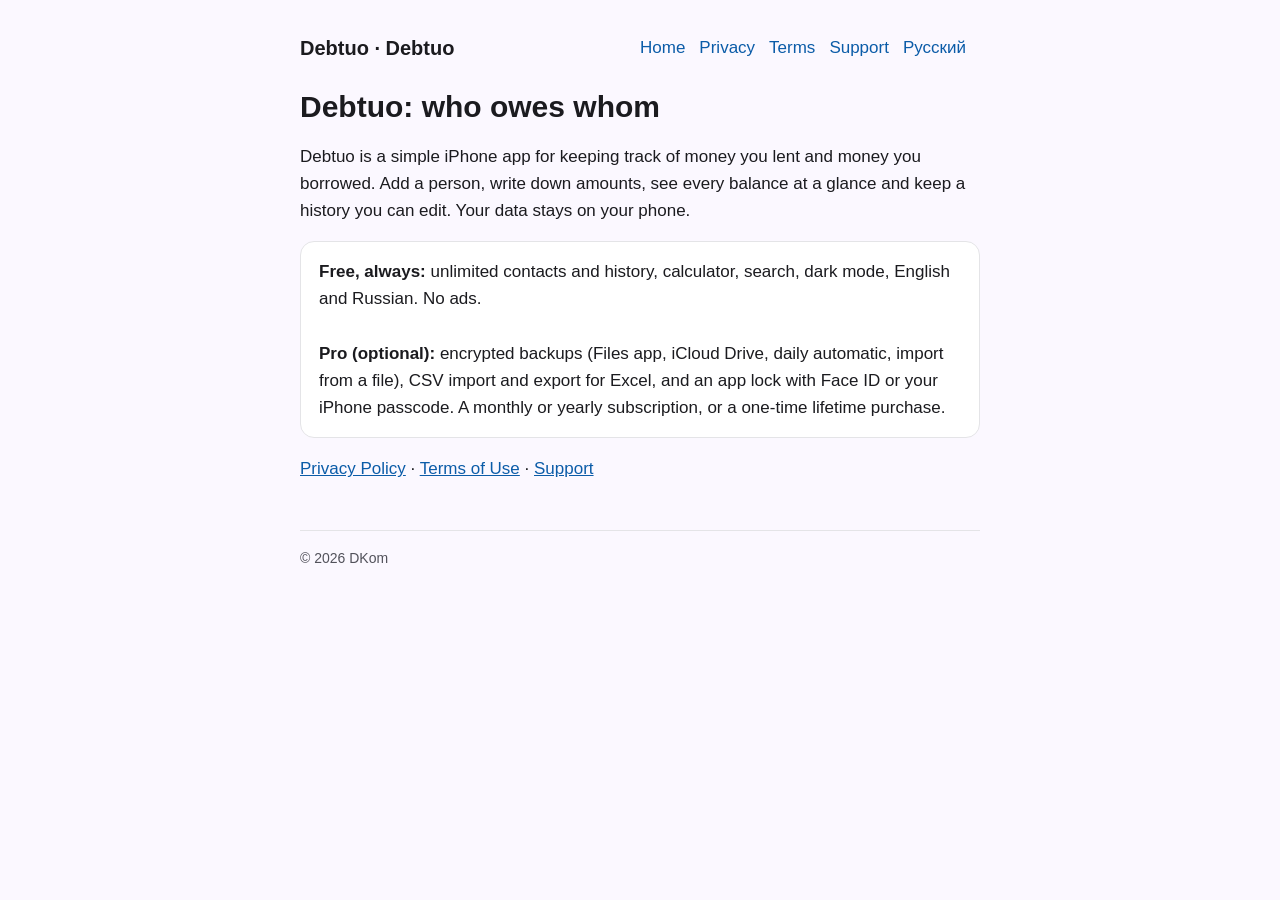
<file: index.html>
<!doctype html>
<html lang="en">
<head>
<meta charset="utf-8">
<meta name="viewport" content="width=device-width, initial-scale=1">
<title>Debtuo: Who Owes Whom</title>
<link rel="stylesheet" href="style.css">
</head>
<body>
<main>
<header>
  <a class="logo" href="index.html">Debtuo · Debtuo</a>
  <nav><a href="index.html">Home</a><a href="privacy.html">Privacy</a><a href="terms.html">Terms</a><a href="support.html">Support</a><a href="ru/index.html">Русский</a></nav>
</header>
<h1>Debtuo: who owes whom</h1>
<p>Debtuo is a simple iPhone app for keeping track of money you lent and money you borrowed. Add a person, write down amounts, see every balance at a glance and keep a history you can edit. Your data stays on your phone.</p>
<div class="card">
<strong>Free, always:</strong> unlimited contacts and history, calculator, search, dark mode, English and Russian. No ads.<br><br>
<strong>Pro (optional):</strong> encrypted backups (Files app, iCloud Drive, daily automatic, import from a file), CSV import and export for Excel, and an app lock with Face ID or your iPhone passcode. A monthly or yearly subscription, or a one-time lifetime purchase.
</div>
<p><a href="privacy.html">Privacy Policy</a> · <a href="terms.html">Terms of Use</a> · <a href="support.html">Support</a></p>
<footer>© 2026 DKom</footer>
</main></body></html>
</file>
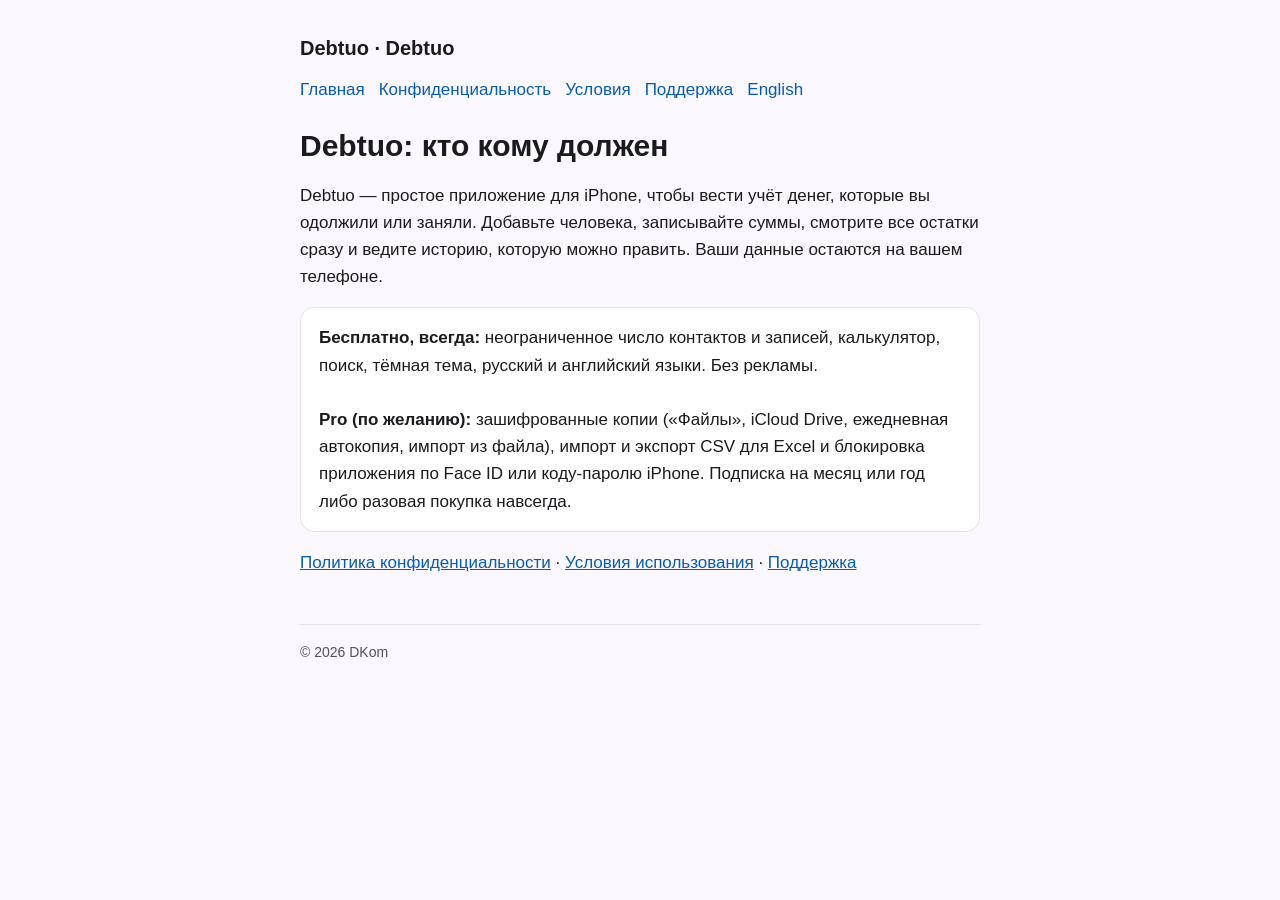
<file: ru/index.html>
<!doctype html>
<html lang="ru">
<head>
<meta charset="utf-8">
<meta name="viewport" content="width=device-width, initial-scale=1">
<title>Debtuo: кто кому должен</title>
<link rel="stylesheet" href="../style.css">
</head>
<body>
<main>
<header>
  <a class="logo" href="index.html">Debtuo · Debtuo</a>
  <nav><a href="index.html">Главная</a><a href="privacy.html">Конфиденциальность</a><a href="terms.html">Условия</a><a href="support.html">Поддержка</a><a href="../index.html">English</a></nav>
</header>
<h1>Debtuo: кто кому должен</h1>
<p>Debtuo — простое приложение для iPhone, чтобы вести учёт денег, которые вы одолжили или заняли. Добавьте человека, записывайте суммы, смотрите все остатки сразу и ведите историю, которую можно править. Ваши данные остаются на вашем телефоне.</p>
<div class="card">
<strong>Бесплатно, всегда:</strong> неограниченное число контактов и записей, калькулятор, поиск, тёмная тема, русский и английский языки. Без рекламы.<br><br>
<strong>Pro (по желанию):</strong> зашифрованные копии («Файлы», iCloud Drive, ежедневная автокопия, импорт из файла), импорт и экспорт CSV для Excel и блокировка приложения по Face ID или коду-паролю iPhone. Подписка на месяц или год либо разовая покупка навсегда.
</div>
<p><a href="privacy.html">Политика конфиденциальности</a> · <a href="terms.html">Условия использования</a> · <a href="support.html">Поддержка</a></p>
<footer>© 2026 DKom</footer>
</main></body></html>
</file>
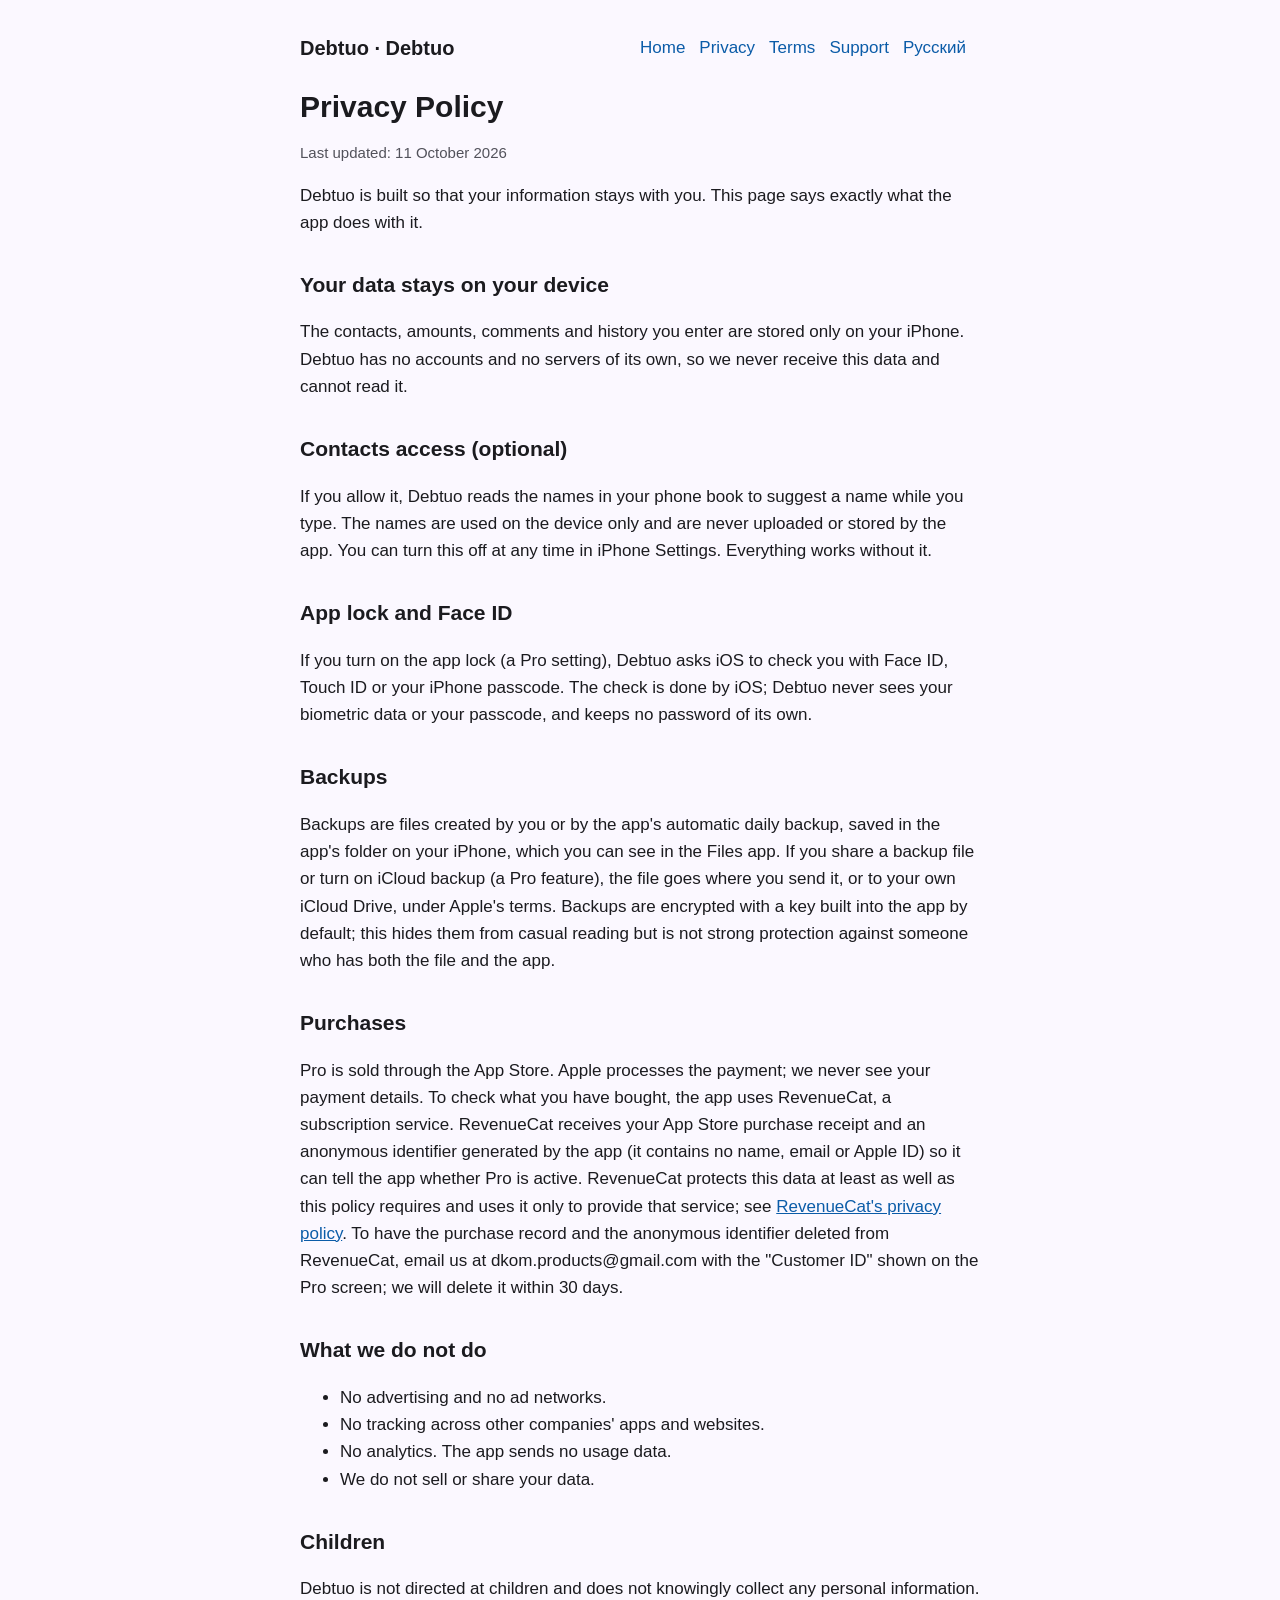
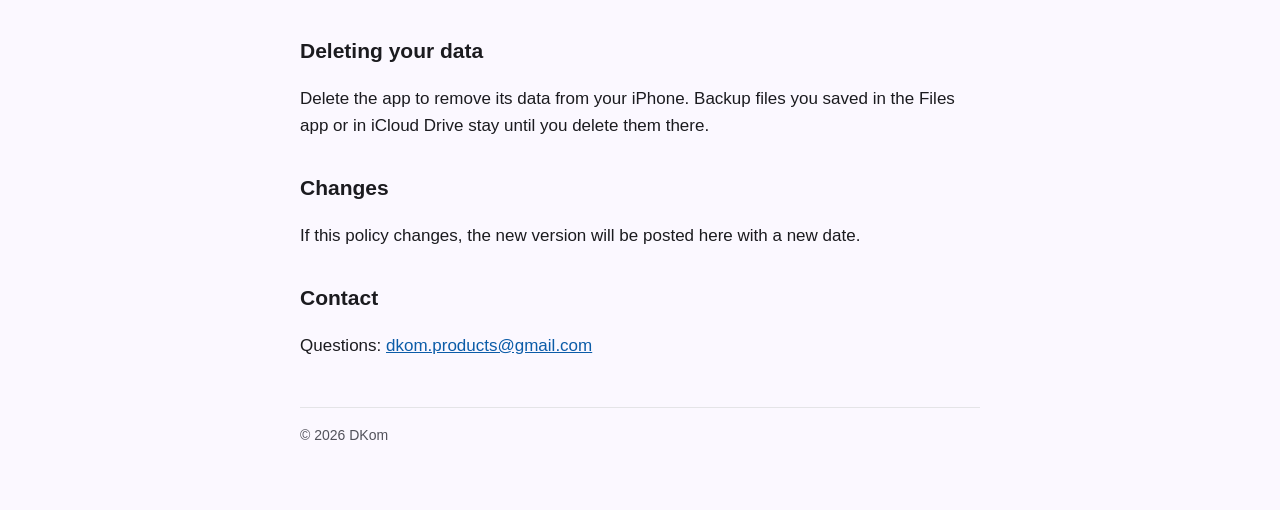
<file: privacy.html>
<!doctype html>
<html lang="en">
<head>
<meta charset="utf-8">
<meta name="viewport" content="width=device-width, initial-scale=1">
<title>Privacy Policy — Debtuo</title>
<link rel="stylesheet" href="style.css">
</head>
<body>
<main>
<header>
  <a class="logo" href="index.html">Debtuo · Debtuo</a>
  <nav><a href="index.html">Home</a><a href="privacy.html">Privacy</a><a href="terms.html">Terms</a><a href="support.html">Support</a><a href="ru/index.html">Русский</a></nav>
</header>
<h1>Privacy Policy</h1>
<p class="muted">Last updated: 11 October 2026</p>
<p>Debtuo is built so that your information stays with you. This page says exactly what the app does with it.</p>

<h2>Your data stays on your device</h2>
<p>The contacts, amounts, comments and history you enter are stored only on your iPhone. Debtuo has no accounts and no servers of its own, so we never receive this data and cannot read it.</p>

<h2>Contacts access (optional)</h2>
<p>If you allow it, Debtuo reads the names in your phone book to suggest a name while you type. The names are used on the device only and are never uploaded or stored by the app. You can turn this off at any time in iPhone Settings. Everything works without it.</p>

<h2>App lock and Face ID</h2>
<p>If you turn on the app lock (a Pro setting), Debtuo asks iOS to check you with Face ID, Touch ID or your iPhone passcode. The check is done by iOS; Debtuo never sees your biometric data or your passcode, and keeps no password of its own.</p>

<h2>Backups</h2>
<p>Backups are files created by you or by the app's automatic daily backup, saved in the app's folder on your iPhone, which you can see in the Files app. If you share a backup file or turn on iCloud backup (a Pro feature), the file goes where you send it, or to your own iCloud Drive, under Apple's terms. Backups are encrypted with a key built into the app by default; this hides them from casual reading but is not strong protection against someone who has both the file and the app.</p>

<h2>Purchases</h2>
<p>Pro is sold through the App Store. Apple processes the payment; we never see your payment details. To check what you have bought, the app uses RevenueCat, a subscription service. RevenueCat receives your App Store purchase receipt and an anonymous identifier generated by the app (it contains no name, email or Apple ID) so it can tell the app whether Pro is active. RevenueCat protects this data at least as well as this policy requires and uses it only to provide that service; see <a href="https://www.revenuecat.com/privacy">RevenueCat's privacy policy</a>. To have the purchase record and the anonymous identifier deleted from RevenueCat, email us at dkom.products@gmail.com with the "Customer ID" shown on the Pro screen; we will delete it within 30 days.</p>

<h2>What we do not do</h2>
<ul>
<li>No advertising and no ad networks.</li>
<li>No tracking across other companies' apps and websites.</li>
<li>No analytics. The app sends no usage data.</li>
<li>We do not sell or share your data.</li>
</ul>

<h2>Children</h2>
<p>Debtuo is not directed at children and does not knowingly collect any personal information.</p>

<h2>Deleting your data</h2>
<p>Delete the app to remove its data from your iPhone. Backup files you saved in the Files app or in iCloud Drive stay until you delete them there.</p>

<h2>Changes</h2>
<p>If this policy changes, the new version will be posted here with a new date.</p>

<h2>Contact</h2>
<p>Questions: <a href="mailto:dkom.products@gmail.com">dkom.products@gmail.com</a></p>
<footer>© 2026 DKom</footer>
</main></body></html>
</file>
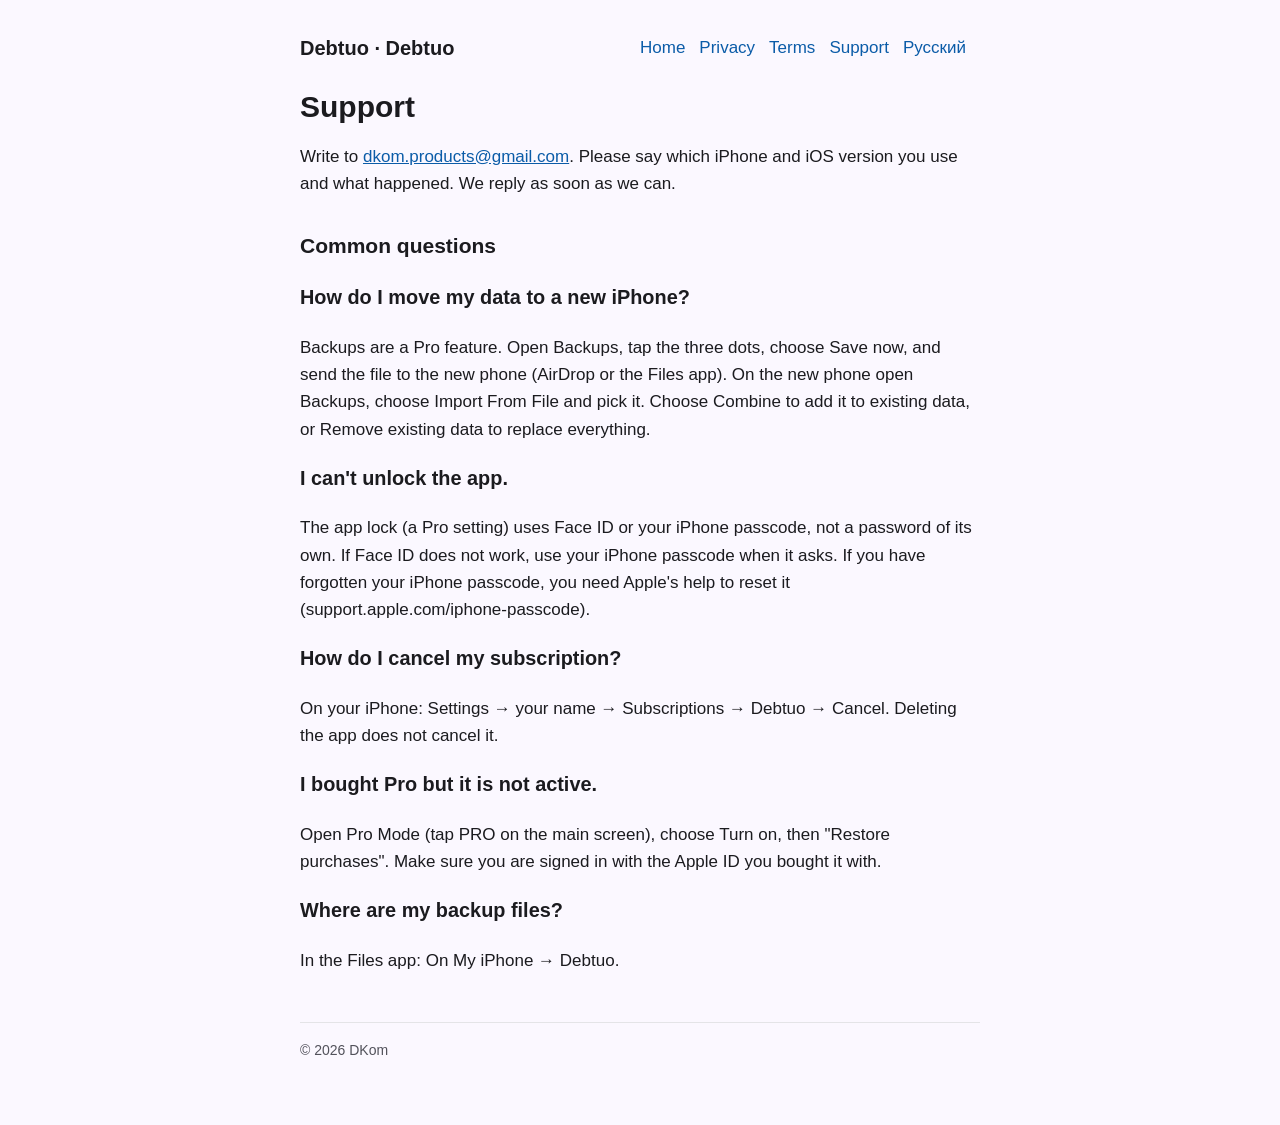
<file: support.html>
<!doctype html>
<html lang="en">
<head>
<meta charset="utf-8">
<meta name="viewport" content="width=device-width, initial-scale=1">
<title>Support — Debtuo</title>
<link rel="stylesheet" href="style.css">
</head>
<body>
<main>
<header>
  <a class="logo" href="index.html">Debtuo · Debtuo</a>
  <nav><a href="index.html">Home</a><a href="privacy.html">Privacy</a><a href="terms.html">Terms</a><a href="support.html">Support</a><a href="ru/index.html">Русский</a></nav>
</header>
<h1>Support</h1>
<p>Write to <a href="mailto:dkom.products@gmail.com">dkom.products@gmail.com</a>. Please say which iPhone and iOS version you use and what happened. We reply as soon as we can.</p>

<h2>Common questions</h2>
<h3>How do I move my data to a new iPhone?</h3>
<p>Backups are a Pro feature. Open Backups, tap the three dots, choose Save now, and send the file to the new phone (AirDrop or the Files app). On the new phone open Backups, choose Import From File and pick it. Choose Combine to add it to existing data, or Remove existing data to replace everything.</p>
<h3>I can't unlock the app.</h3>
<p>The app lock (a Pro setting) uses Face ID or your iPhone passcode, not a password of its own. If Face ID does not work, use your iPhone passcode when it asks. If you have forgotten your iPhone passcode, you need Apple's help to reset it (support.apple.com/iphone-passcode).</p>
<h3>How do I cancel my subscription?</h3>
<p>On your iPhone: Settings → your name → Subscriptions → Debtuo → Cancel. Deleting the app does not cancel it.</p>
<h3>I bought Pro but it is not active.</h3>
<p>Open Pro Mode (tap PRO on the main screen), choose Turn on, then "Restore purchases". Make sure you are signed in with the Apple ID you bought it with.</p>
<h3>Where are my backup files?</h3>
<p>In the Files app: On My iPhone → Debtuo.</p>
<footer>© 2026 DKom</footer>
</main></body></html>
</file>
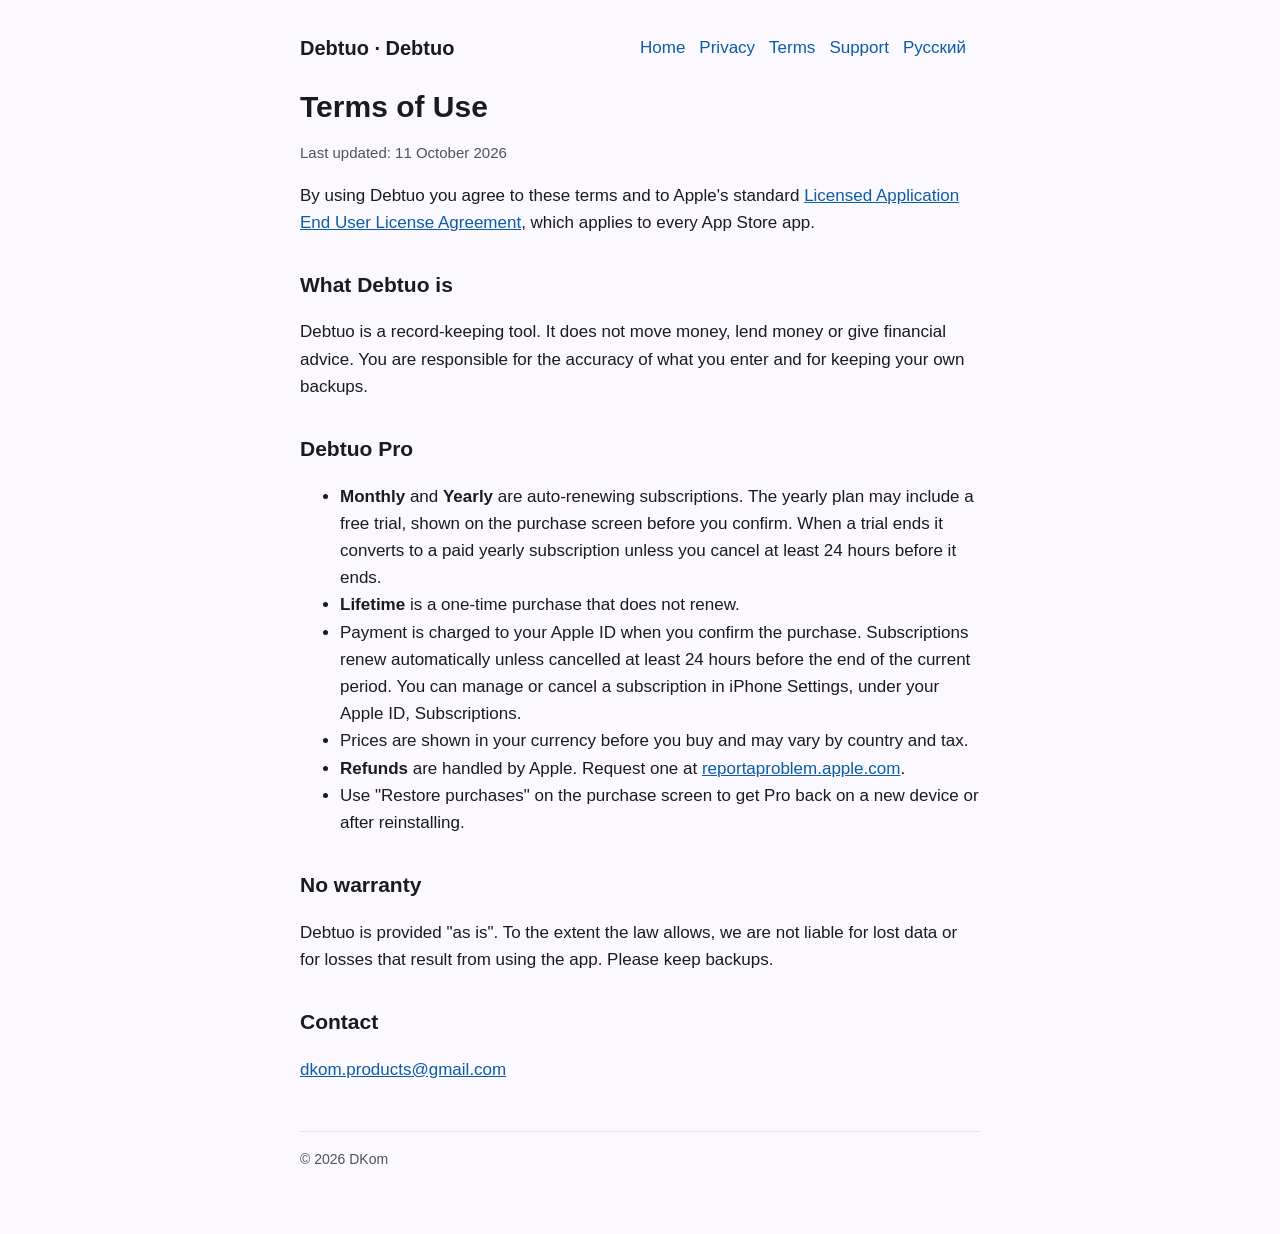
<file: terms.html>
<!doctype html>
<html lang="en">
<head>
<meta charset="utf-8">
<meta name="viewport" content="width=device-width, initial-scale=1">
<title>Terms of Use — Debtuo</title>
<link rel="stylesheet" href="style.css">
</head>
<body>
<main>
<header>
  <a class="logo" href="index.html">Debtuo · Debtuo</a>
  <nav><a href="index.html">Home</a><a href="privacy.html">Privacy</a><a href="terms.html">Terms</a><a href="support.html">Support</a><a href="ru/index.html">Русский</a></nav>
</header>
<h1>Terms of Use</h1>
<p class="muted">Last updated: 11 October 2026</p>
<p>By using Debtuo you agree to these terms and to Apple's standard <a href="https://www.apple.com/legal/internet-services/itunes/dev/stdeula/">Licensed Application End User License Agreement</a>, which applies to every App Store app.</p>

<h2>What Debtuo is</h2>
<p>Debtuo is a record-keeping tool. It does not move money, lend money or give financial advice. You are responsible for the accuracy of what you enter and for keeping your own backups.</p>

<h2>Debtuo Pro</h2>
<ul>
<li><strong>Monthly</strong> and <strong>Yearly</strong> are auto-renewing subscriptions. The yearly plan may include a free trial, shown on the purchase screen before you confirm. When a trial ends it converts to a paid yearly subscription unless you cancel at least 24 hours before it ends.</li>
<li><strong>Lifetime</strong> is a one-time purchase that does not renew.</li>
<li>Payment is charged to your Apple ID when you confirm the purchase. Subscriptions renew automatically unless cancelled at least 24 hours before the end of the current period. You can manage or cancel a subscription in iPhone Settings, under your Apple ID, Subscriptions.</li>
<li>Prices are shown in your currency before you buy and may vary by country and tax.</li>
<li><strong>Refunds</strong> are handled by Apple. Request one at <a href="https://reportaproblem.apple.com">reportaproblem.apple.com</a>.</li>
<li>Use "Restore purchases" on the purchase screen to get Pro back on a new device or after reinstalling.</li>
</ul>

<h2>No warranty</h2>
<p>Debtuo is provided "as is". To the extent the law allows, we are not liable for lost data or for losses that result from using the app. Please keep backups.</p>

<h2>Contact</h2>
<p><a href="mailto:dkom.products@gmail.com">dkom.products@gmail.com</a></p>
<footer>© 2026 DKom</footer>
</main></body></html>
</file>
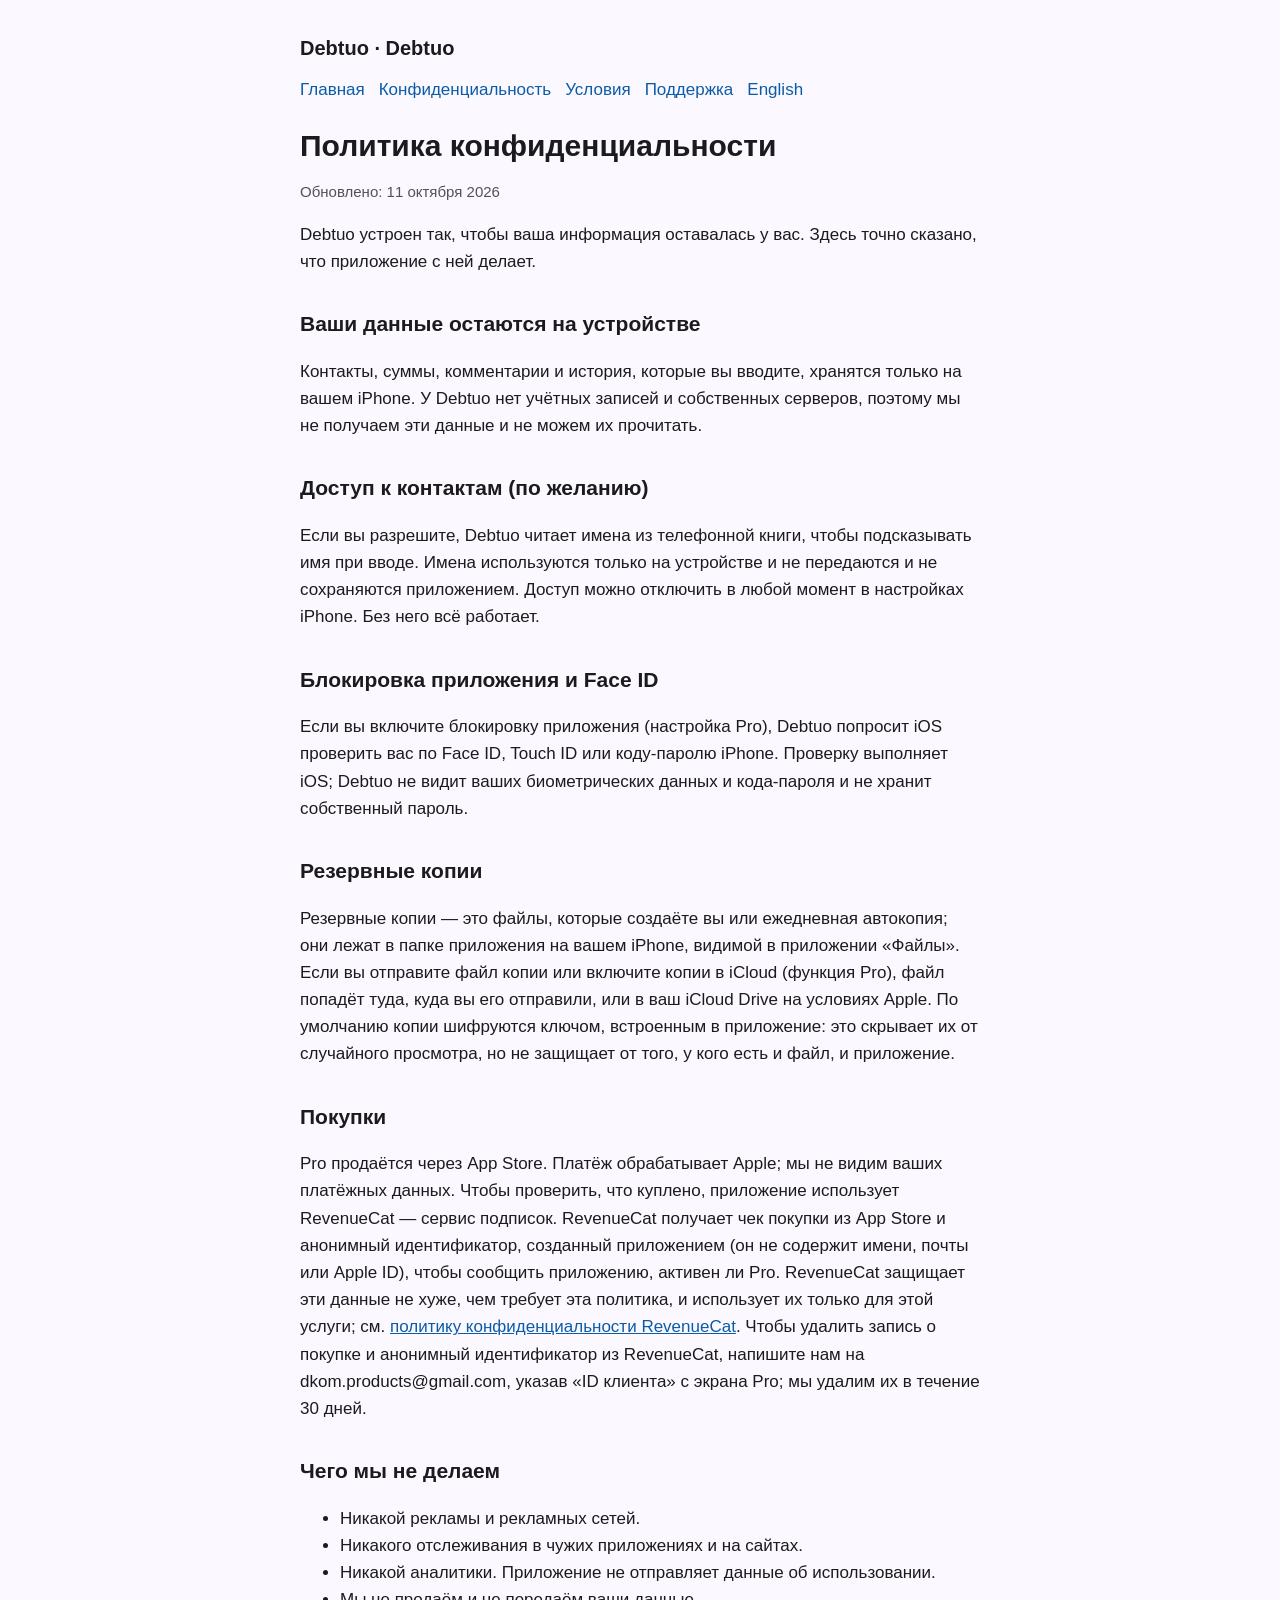
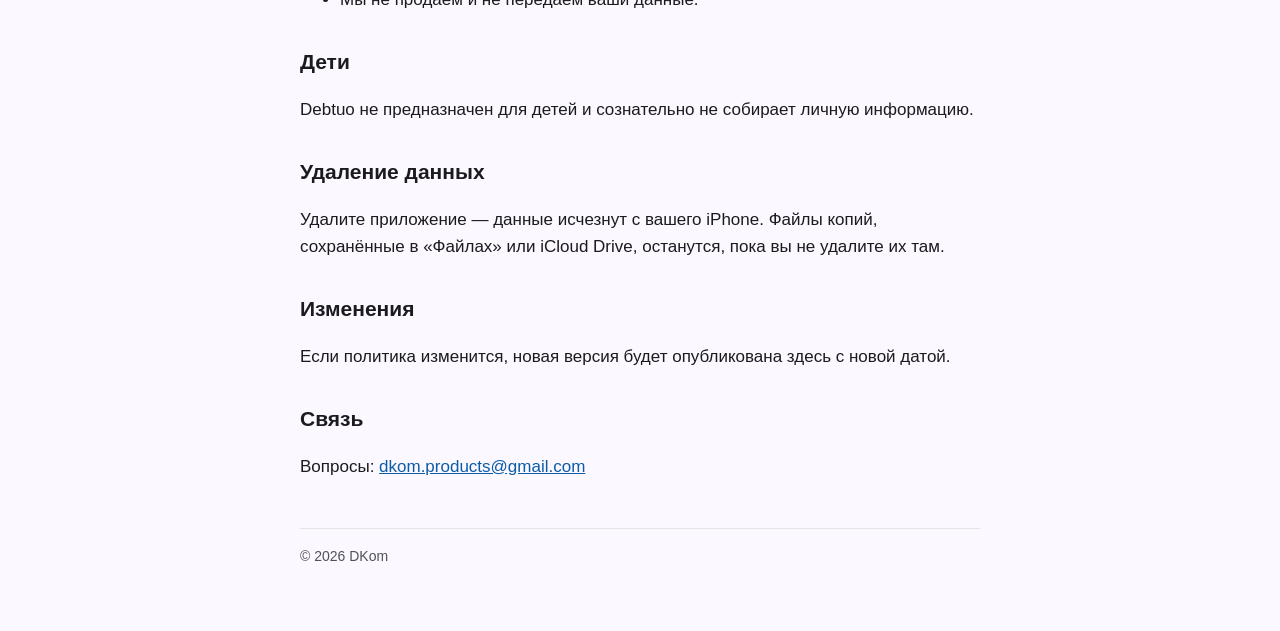
<file: ru/privacy.html>
<!doctype html>
<html lang="ru">
<head>
<meta charset="utf-8">
<meta name="viewport" content="width=device-width, initial-scale=1">
<title>Политика конфиденциальности — Debtuo</title>
<link rel="stylesheet" href="../style.css">
</head>
<body>
<main>
<header>
  <a class="logo" href="index.html">Debtuo · Debtuo</a>
  <nav><a href="index.html">Главная</a><a href="privacy.html">Конфиденциальность</a><a href="terms.html">Условия</a><a href="support.html">Поддержка</a><a href="../index.html">English</a></nav>
</header>
<h1>Политика конфиденциальности</h1>
<p class="muted">Обновлено: 11 октября 2026</p>
<p>Debtuo устроен так, чтобы ваша информация оставалась у вас. Здесь точно сказано, что приложение с ней делает.</p>

<h2>Ваши данные остаются на устройстве</h2>
<p>Контакты, суммы, комментарии и история, которые вы вводите, хранятся только на вашем iPhone. У Debtuo нет учётных записей и собственных серверов, поэтому мы не получаем эти данные и не можем их прочитать.</p>

<h2>Доступ к контактам (по желанию)</h2>
<p>Если вы разрешите, Debtuo читает имена из телефонной книги, чтобы подсказывать имя при вводе. Имена используются только на устройстве и не передаются и не сохраняются приложением. Доступ можно отключить в любой момент в настройках iPhone. Без него всё работает.</p>

<h2>Блокировка приложения и Face ID</h2>
<p>Если вы включите блокировку приложения (настройка Pro), Debtuo попросит iOS проверить вас по Face ID, Touch ID или коду-паролю iPhone. Проверку выполняет iOS; Debtuo не видит ваших биометрических данных и кода-пароля и не хранит собственный пароль.</p>

<h2>Резервные копии</h2>
<p>Резервные копии — это файлы, которые создаёте вы или ежедневная автокопия; они лежат в папке приложения на вашем iPhone, видимой в приложении «Файлы». Если вы отправите файл копии или включите копии в iCloud (функция Pro), файл попадёт туда, куда вы его отправили, или в ваш iCloud Drive на условиях Apple. По умолчанию копии шифруются ключом, встроенным в приложение: это скрывает их от случайного просмотра, но не защищает от того, у кого есть и файл, и приложение.</p>

<h2>Покупки</h2>
<p>Pro продаётся через App Store. Платёж обрабатывает Apple; мы не видим ваших платёжных данных. Чтобы проверить, что куплено, приложение использует RevenueCat — сервис подписок. RevenueCat получает чек покупки из App Store и анонимный идентификатор, созданный приложением (он не содержит имени, почты или Apple ID), чтобы сообщить приложению, активен ли Pro. RevenueCat защищает эти данные не хуже, чем требует эта политика, и использует их только для этой услуги; см. <a href="https://www.revenuecat.com/privacy">политику конфиденциальности RevenueCat</a>. Чтобы удалить запись о покупке и анонимный идентификатор из RevenueCat, напишите нам на dkom.products@gmail.com, указав «ID клиента» с экрана Pro; мы удалим их в течение 30 дней.</p>

<h2>Чего мы не делаем</h2>
<ul>
<li>Никакой рекламы и рекламных сетей.</li>
<li>Никакого отслеживания в чужих приложениях и на сайтах.</li>
<li>Никакой аналитики. Приложение не отправляет данные об использовании.</li>
<li>Мы не продаём и не передаём ваши данные.</li>
</ul>

<h2>Дети</h2>
<p>Debtuo не предназначен для детей и сознательно не собирает личную информацию.</p>

<h2>Удаление данных</h2>
<p>Удалите приложение — данные исчезнут с вашего iPhone. Файлы копий, сохранённые в «Файлах» или iCloud Drive, останутся, пока вы не удалите их там.</p>

<h2>Изменения</h2>
<p>Если политика изменится, новая версия будет опубликована здесь с новой датой.</p>

<h2>Связь</h2>
<p>Вопросы: <a href="mailto:dkom.products@gmail.com">dkom.products@gmail.com</a></p>
<footer>© 2026 DKom</footer>
</main></body></html>
</file>
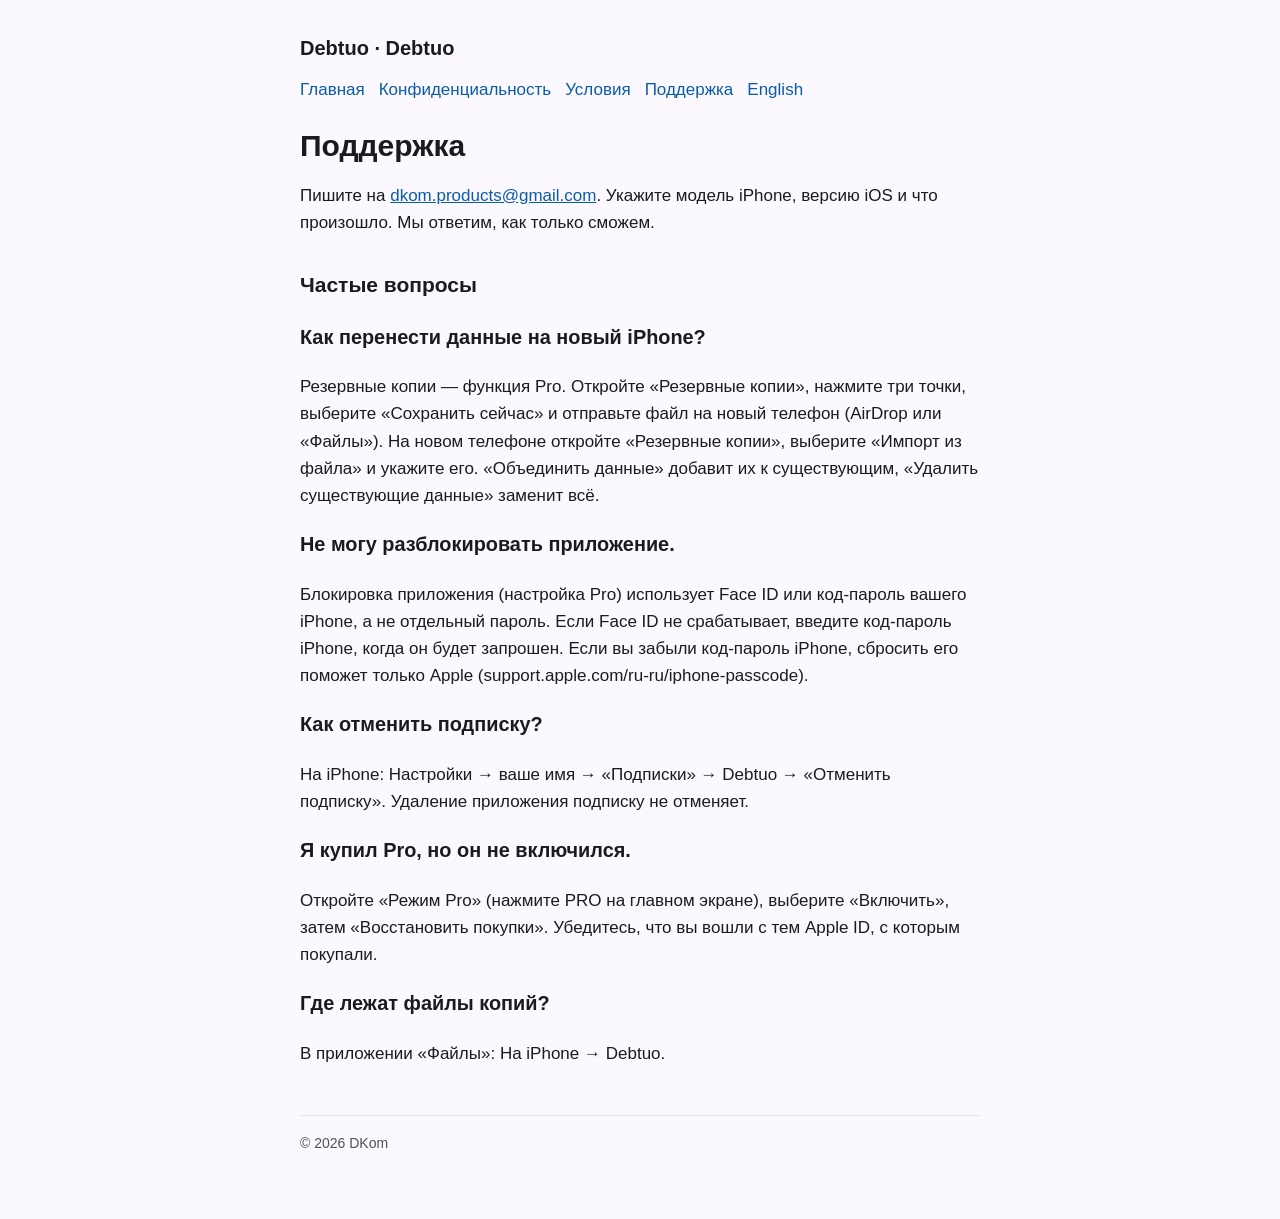
<file: ru/support.html>
<!doctype html>
<html lang="ru">
<head>
<meta charset="utf-8">
<meta name="viewport" content="width=device-width, initial-scale=1">
<title>Поддержка — Debtuo</title>
<link rel="stylesheet" href="../style.css">
</head>
<body>
<main>
<header>
  <a class="logo" href="index.html">Debtuo · Debtuo</a>
  <nav><a href="index.html">Главная</a><a href="privacy.html">Конфиденциальность</a><a href="terms.html">Условия</a><a href="support.html">Поддержка</a><a href="../index.html">English</a></nav>
</header>
<h1>Поддержка</h1>
<p>Пишите на <a href="mailto:dkom.products@gmail.com">dkom.products@gmail.com</a>. Укажите модель iPhone, версию iOS и что произошло. Мы ответим, как только сможем.</p>

<h2>Частые вопросы</h2>
<h3>Как перенести данные на новый iPhone?</h3>
<p>Резервные копии — функция Pro. Откройте «Резервные копии», нажмите три точки, выберите «Сохранить сейчас» и отправьте файл на новый телефон (AirDrop или «Файлы»). На новом телефоне откройте «Резервные копии», выберите «Импорт из файла» и укажите его. «Объединить данные» добавит их к существующим, «Удалить существующие данные» заменит всё.</p>
<h3>Не могу разблокировать приложение.</h3>
<p>Блокировка приложения (настройка Pro) использует Face ID или код-пароль вашего iPhone, а не отдельный пароль. Если Face ID не срабатывает, введите код-пароль iPhone, когда он будет запрошен. Если вы забыли код-пароль iPhone, сбросить его поможет только Apple (support.apple.com/ru-ru/iphone-passcode).</p>
<h3>Как отменить подписку?</h3>
<p>На iPhone: Настройки → ваше имя → «Подписки» → Debtuo → «Отменить подписку». Удаление приложения подписку не отменяет.</p>
<h3>Я купил Pro, но он не включился.</h3>
<p>Откройте «Режим Pro» (нажмите PRO на главном экране), выберите «Включить», затем «Восстановить покупки». Убедитесь, что вы вошли с тем Apple ID, с которым покупали.</p>
<h3>Где лежат файлы копий?</h3>
<p>В приложении «Файлы»: На iPhone → Debtuo.</p>
<footer>© 2026 DKom</footer>
</main></body></html>
</file>
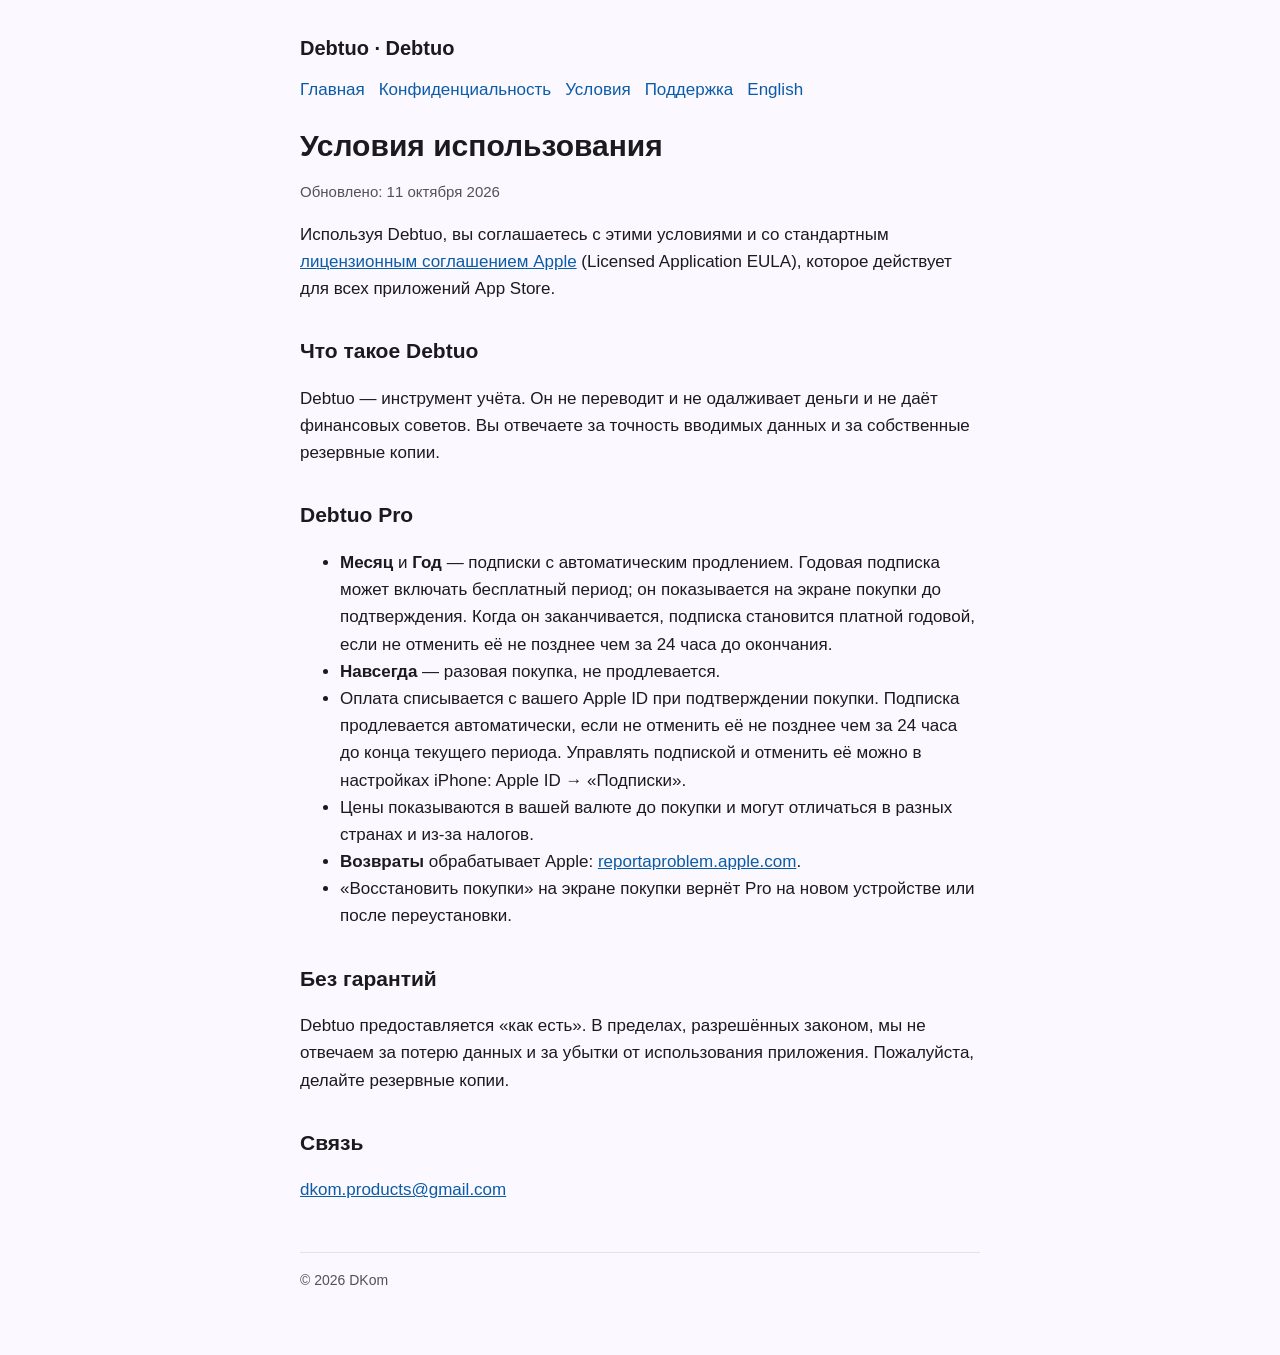
<file: ru/terms.html>
<!doctype html>
<html lang="ru">
<head>
<meta charset="utf-8">
<meta name="viewport" content="width=device-width, initial-scale=1">
<title>Условия использования — Debtuo</title>
<link rel="stylesheet" href="../style.css">
</head>
<body>
<main>
<header>
  <a class="logo" href="index.html">Debtuo · Debtuo</a>
  <nav><a href="index.html">Главная</a><a href="privacy.html">Конфиденциальность</a><a href="terms.html">Условия</a><a href="support.html">Поддержка</a><a href="../index.html">English</a></nav>
</header>
<h1>Условия использования</h1>
<p class="muted">Обновлено: 11 октября 2026</p>
<p>Используя Debtuo, вы соглашаетесь с этими условиями и со стандартным <a href="https://www.apple.com/legal/internet-services/itunes/dev/stdeula/">лицензионным соглашением Apple</a> (Licensed Application EULA), которое действует для всех приложений App Store.</p>

<h2>Что такое Debtuo</h2>
<p>Debtuo — инструмент учёта. Он не переводит и не одалживает деньги и не даёт финансовых советов. Вы отвечаете за точность вводимых данных и за собственные резервные копии.</p>

<h2>Debtuo Pro</h2>
<ul>
<li><strong>Месяц</strong> и <strong>Год</strong> — подписки с автоматическим продлением. Годовая подписка может включать бесплатный период; он показывается на экране покупки до подтверждения. Когда он заканчивается, подписка становится платной годовой, если не отменить её не позднее чем за 24 часа до окончания.</li>
<li><strong>Навсегда</strong> — разовая покупка, не продлевается.</li>
<li>Оплата списывается с вашего Apple ID при подтверждении покупки. Подписка продлевается автоматически, если не отменить её не позднее чем за 24 часа до конца текущего периода. Управлять подпиской и отменить её можно в настройках iPhone: Apple ID → «Подписки».</li>
<li>Цены показываются в вашей валюте до покупки и могут отличаться в разных странах и из-за налогов.</li>
<li><strong>Возвраты</strong> обрабатывает Apple: <a href="https://reportaproblem.apple.com">reportaproblem.apple.com</a>.</li>
<li>«Восстановить покупки» на экране покупки вернёт Pro на новом устройстве или после переустановки.</li>
</ul>

<h2>Без гарантий</h2>
<p>Debtuo предоставляется «как есть». В пределах, разрешённых законом, мы не отвечаем за потерю данных и за убытки от использования приложения. Пожалуйста, делайте резервные копии.</p>

<h2>Связь</h2>
<p><a href="mailto:dkom.products@gmail.com">dkom.products@gmail.com</a></p>
<footer>© 2026 DKom</footer>
</main></body></html>
</file>
<file: style.css>
:root { --bg:#fbf8ff; --fg:#1b1b1f; --muted:#52525b; --brand:#0b5ca8; --line:#e4e4e7; --card:#ffffff; }
@media (prefers-color-scheme: dark) { :root { --bg:#121318; --fg:#e6e6ea; --muted:#a1a1aa; --brand:#9cc4ff; --line:#2a2b33; --card:#1b1c22; } }
* { box-sizing: border-box; }
body { margin:0; background:var(--bg); color:var(--fg); font:17px/1.6 -apple-system, BlinkMacSystemFont, "Segoe UI", Roboto, Helvetica, Arial, sans-serif; }
main { max-width: 720px; margin: 0 auto; padding: 32px 20px 64px; }
header { display:flex; align-items:center; justify-content:space-between; gap:12px; flex-wrap:wrap; margin-bottom: 24px; }
header a.logo { font-weight:700; font-size:20px; color:var(--fg); text-decoration:none; }
nav a { margin-right:14px; color:var(--brand); text-decoration:none; }
nav a:hover { text-decoration:underline; }
h1 { font-size:30px; line-height:1.25; margin: 8px 0 8px; }
h2 { font-size:21px; margin: 32px 0 8px; }
p, li { color:var(--fg); }
.muted { color:var(--muted); font-size:15px; }
a { color:var(--brand); }
.card { background:var(--card); border:1px solid var(--line); border-radius:14px; padding:16px 18px; margin:16px 0; }
footer { margin-top:48px; padding-top:16px; border-top:1px solid var(--line); color:var(--muted); font-size:14px; }
</file>
